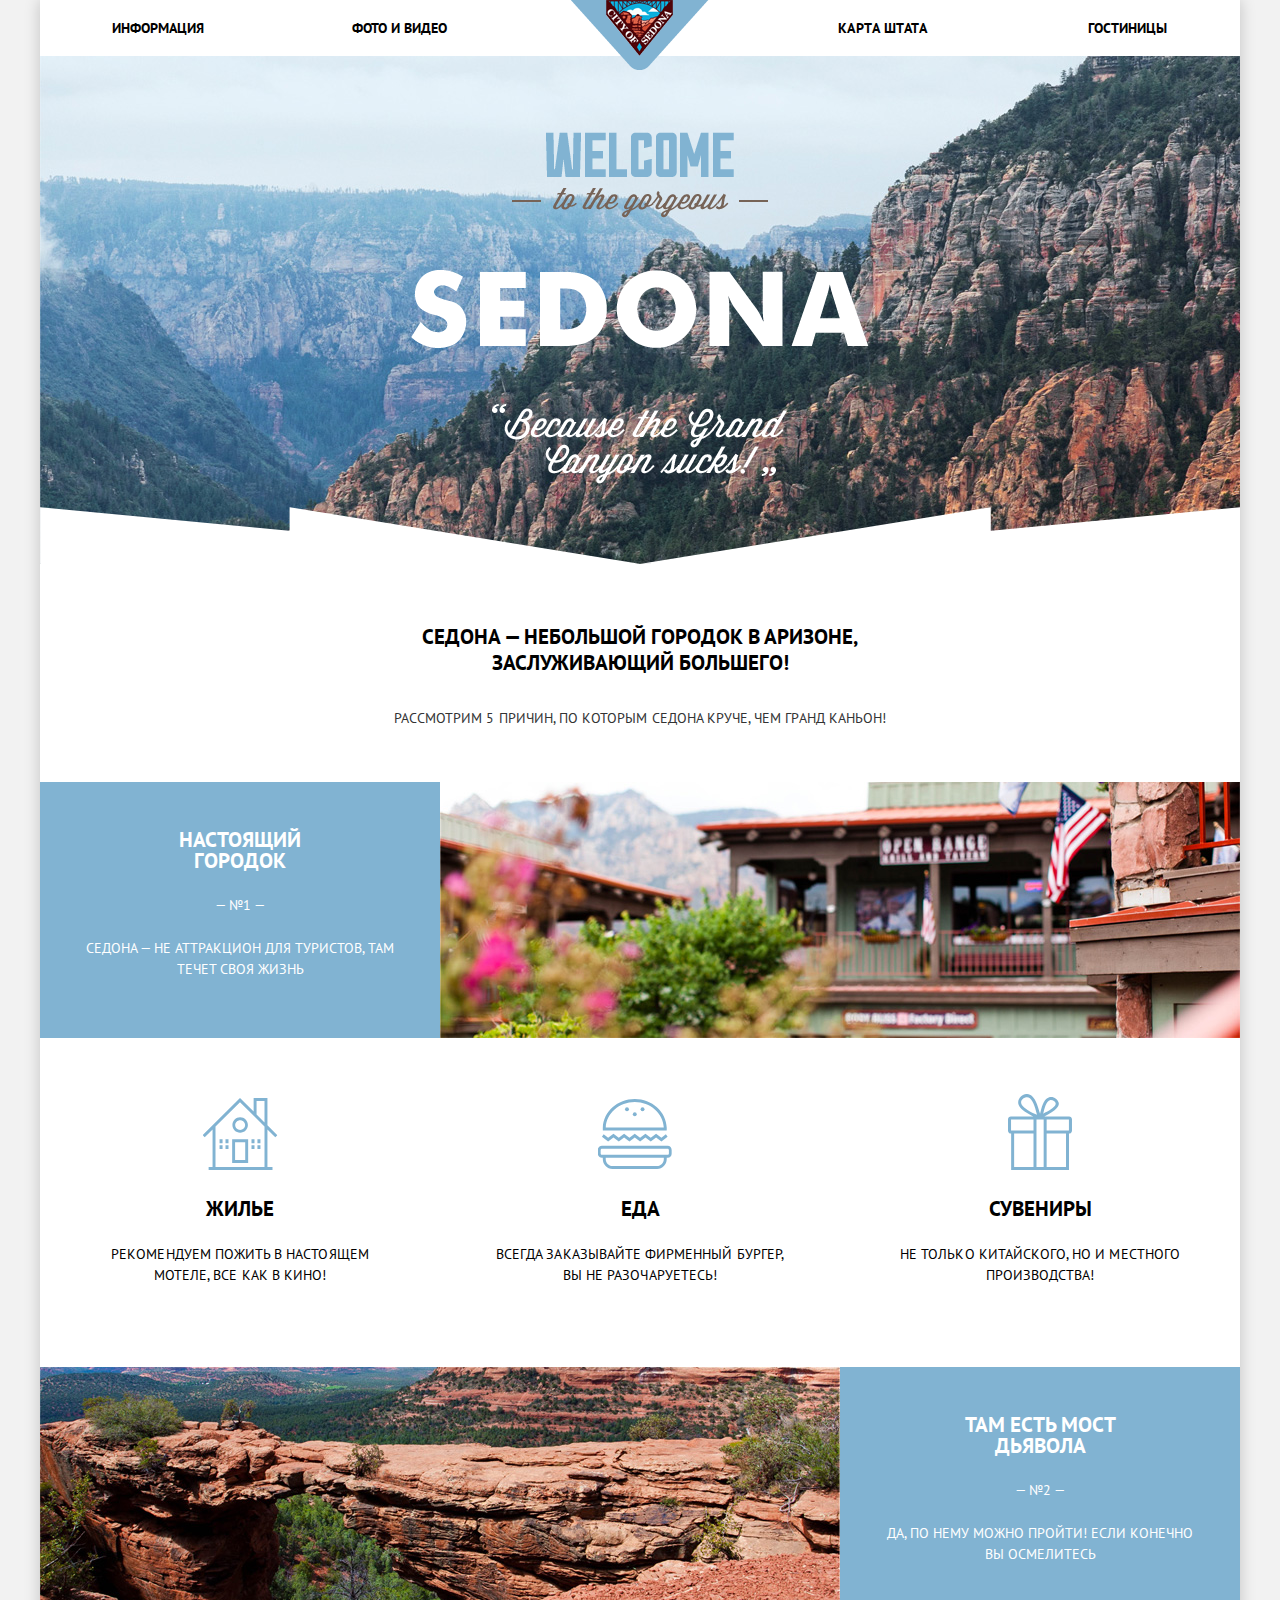
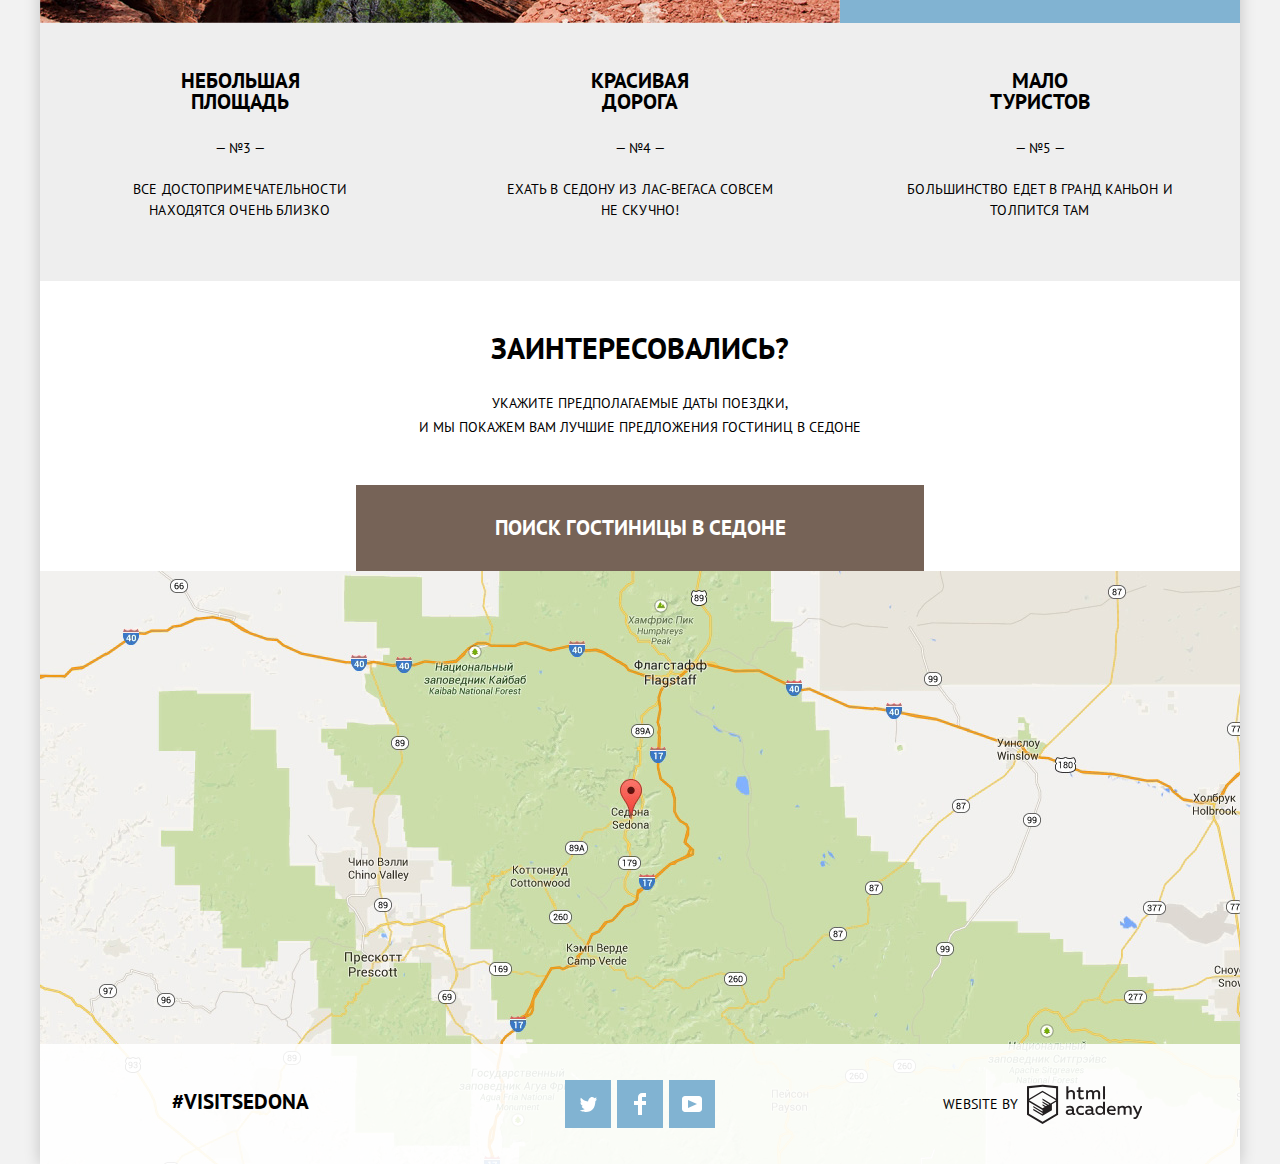
<file: index.html>
<!DOCTYPE html>
<html lang="ru">
	<head>
		<meta charset="utf-8">
		<title>HTML Academy: Седона</title>
		<link href="https://fonts.googleapis.com/css?family=PT+Sans:400,700&amp;subset=cyrillic" rel="stylesheet">
		<link href="css/normalize.css" rel="stylesheet">
		<link href="css/style.min.css" rel="stylesheet">
	</head>
	<body>
		<div class="container">
			<header class="main-header">
				<a class="header-logo">
					<img src="img/logo.png" width="138" height="70" alt="Логотип Седоны">
				</a>
				<nav class="main-nav">
					<ul class="main-menu">
						<li class="menu-item"><a href="info.html">Информация</a></li>
						<li class="menu-item"><a href="gallery.html">Фото и видео</a></li>
						<li class="menu-item"><a href="map.html">Карта штата</a></li>
						<li class="menu-item"><a href="hotels.html">Гостиницы</a></li>
					</ul>
				</nav>
			</header>
			<main>
				<section class="promo">
					<h2 class="visually-hidden">Welcome to Sedona</h2>
					<div class="promo-back">
						<img src="img/welcome.png" width="458" height="352" alt="Welcome to the gorgeous Sedona. «Because the Grand Canyon sucks!»">
					</div>
					<p class="promo-text">
						Седона — небольшой городок в Аризоне, заслуживающий большего!
					</p>
					<p class="promo-reasons">
						Рассмотрим 5 причин, по которым Седона круче, чем Гранд Каньон!
					</p>
				</section>
				<section class="features">
					<div class="feature-item">
						<h2 class="feature-title">Настоящий городок</h2>
						<span class="feature-number">— №1 —</span>
						<p class="feature-text">
							Седона — не аттракцион для туристов, там течет своя жизнь
						</p>
					</div>
					<img src="img/truetown.jpg" width="800" height="256" alt="Настоящий городок">
				</section>
				<section class="facilities">
					<h2 class="visually-hidden">Возможности Седоны</h2>
					<div class="facility-item facility-accomodation">
						<h3 class="facility-title">Жилье</h3>
						<p class="facility-text">
							Рекомендуем пожить в настоящем мотеле, все как в кино!
						</p>
					</div>
					<div class="facility-item facility-food">
						<h3 class="facility-title">Еда</h3>
						<p class="facility-text">
							Всегда заказывайте фирменный бургер, вы не разочаруетесь!
						</p>
					</div>
					<div class="facility-item facility-souvenirs">
						<h3 class="facility-title">Сувениры</h3>
						<p class="facility-text">
							Не только китайского, но и местного производства!
						</p>
					</div>
				</section>
				<section class="features">
					<img src="img/devilbridge.jpg" width="800" height="256" alt="Мост Дьявола">
					<div class="feature-item">
						<h2 class="feature-title">Там есть Мост Дьявола</h2>
						<span class="feature-number">— №2 —</span>
						<p class="feature-text">
							Да, по нему можно пройти! Если конечно вы осмелитесь
						</p>
					</div>
				</section>
				<section class="features features-union">
					<div class="feature-item">
						<h2 class="feature-title">Небольшая площадь</h2>
						<span class="feature-number">— №3 —</span>
						<p class="feature-text">
							Все достопримечательности находятся очень близко
						</p>
					</div>
					<div class="feature-item">
						<h2 class="feature-title">Красивая дорога</h2>
						<span class="feature-number">— №4 —</span>
						<p class="feature-text">
							Ехать в Седону из Лас-Вегаса совсем не скучно!
						</p>
					</div>
					<div class="feature-item">
						<h2 class="feature-title">Мало туристов</h2>
						<span class="feature-number">— №5 —</span>
						<p class="feature-text">
							Большинство едет в Гранд Каньон и толпится там
						</p>
					</div>
				</section>
				<section class="searching">
					<div class="searching-box">
						<h2 class="searching-title">Заинтересовались?</h2>
						<p class="searching-text">
							Укажите предполагаемые даты поездки,<br>
							и мы покажем вам лучшие предложения гостиниц в Седоне
						</p>
					</div>
					<div class="form-wrapper">
						<button class="btn btn-searching" type="button">
							Поиск гостиницы в Седоне
						</button>
						<form class="searching-form form-show" action="https://echo.htmlacademy.ru" method="get">
							<div class="form-content">
								<div class="searching-item">
									<label for="date-arrival">Дата заезда:</label>
									<input type="text" id="date-arrival" name="date-arrival" placeholder="24 апреля 2017" required>
									<button class="calendar" type="button">
										<svg xmlns="http://www.w3.org/2000/svg" width="21" height="22" viewBox="0 0 21 22">
											<path d="M19.25 2.025h-2.844V.648c0-.38-.294-.69-.656-.69-.363 0-.656.31-.656.69v1.377h-3.938V.648c0-.38-.294-.69-.655-.69-.362 0-.656.31-.656.69v1.377H5.906V.648c0-.38-.294-.69-.656-.69-.363 0-.657.31-.657.69v1.377H1.75C.784 2.025 0 2.847 0 3.862v16.302C0 21.18.784 22 1.75 22h17.5c.967 0 1.75-.82 1.75-1.836V3.862c0-1.015-.783-1.837-1.75-1.837zm.438 18.14c0 .252-.195.458-.437.458H1.75c-.24 0-.438-.206-.438-.46v-16.3c0-.254.196-.46.438-.46h2.844V4.78c0 .382.294.69.657.69.363 0 .657-.308.657-.69V3.404h3.938V4.78c0 .382.294.69.657.69.36 0 .655-.308.655-.69V3.404h3.938V4.78c0 .382.293.69.656.69.363 0 .657-.308.657-.69V3.404h2.845c.24 0 .437.206.437.46v16.3z"/>
											<path d="M4.594 8.225H7.22v2.066H4.593zM4.594 11.668H7.22v2.067H4.593zM4.594 15.112H7.22v2.066H4.593zM9.188 15.112h2.625v2.066H9.188zM9.188 11.668h2.625v2.067H9.188zM9.188 8.225h2.625v2.066H9.188zM13.78 15.112h2.626v2.066H13.78zM13.78 11.668h2.626v2.067H13.78zM13.78 8.225h2.626v2.066H13.78z"/>
										</svg>
									</button>
								</div>
								<div class="searching-item">
									<label for="date-departure">Дата выезда:</label>
									<input type="text" id="date-departure" name="date-departure" placeholder="4 июля 2017" required>
									<button class="calendar" type="button">
										<svg xmlns="http://www.w3.org/2000/svg" width="21" height="22" viewBox="0 0 21 22">
											<path d="M19.25 2.025h-2.844V.648c0-.38-.294-.69-.656-.69-.363 0-.656.31-.656.69v1.377h-3.938V.648c0-.38-.294-.69-.655-.69-.362 0-.656.31-.656.69v1.377H5.906V.648c0-.38-.294-.69-.656-.69-.363 0-.657.31-.657.69v1.377H1.75C.784 2.025 0 2.847 0 3.862v16.302C0 21.18.784 22 1.75 22h17.5c.967 0 1.75-.82 1.75-1.836V3.862c0-1.015-.783-1.837-1.75-1.837zm.438 18.14c0 .252-.195.458-.437.458H1.75c-.24 0-.438-.206-.438-.46v-16.3c0-.254.196-.46.438-.46h2.844V4.78c0 .382.294.69.657.69.363 0 .657-.308.657-.69V3.404h3.938V4.78c0 .382.294.69.657.69.36 0 .655-.308.655-.69V3.404h3.938V4.78c0 .382.293.69.656.69.363 0 .657-.308.657-.69V3.404h2.845c.24 0 .437.206.437.46v16.3z"/>
											<path d="M4.594 8.225H7.22v2.066H4.593zM4.594 11.668H7.22v2.067H4.593zM4.594 15.112H7.22v2.066H4.593zM9.188 15.112h2.625v2.066H9.188zM9.188 11.668h2.625v2.067H9.188zM9.188 8.225h2.625v2.066H9.188zM13.78 15.112h2.626v2.066H13.78zM13.78 11.668h2.626v2.067H13.78zM13.78 8.225h2.626v2.066H13.78z"/>
										</svg>
									</button>
								</div>
								<div class="item-common">
									<div class="searching-item item-quantity">
										<label for="adults">Взрослые:</label>
										<div class="counter">
											<button class="btn-count" type="button">&minus;</button>
											<input type="text" id="adults" name="adults" value="2">
											<button class="btn-count" type="button">&plus;</button>
										</div>
									</div>
									<div class="searching-item item-quantity">
										<label for="children">Дети:</label>
										<div class="counter">
											<button class="btn-count" type="button">&minus;</button>
											<input type="text" id="children" name="children" value="0">
											<button class="btn-count" type="button">&plus;</button>
										</div>
									</div>
								</div>
							</div>
							<button class="btn btn-submit" type="submit">Найти</button>
						</form>
					</div>
					<div class="map">
						<iframe src="https://www.google.com/maps/embed?pb=!1m14!1m8!1m3!1d838162.8879023843!2d-112.3554418!3d34.8543734!3m2!1i1024!2i768!4f13.1!3m3!1m2!1s0x872da132f942b00d%3A0x5548c523fa6c8efd!2z0KHQtdC00L7QvdCwLCDQkNGA0LjQt9C-0L3QsCA4NjMzNiwg0KHQqNCQ!5e0!3m2!1sru!2sru!4v1504966053877" width="1200" height="593" allowfullscreen></iframe>
					</div>
				</section>
			</main>
			<footer class="footer main-footer">
				<span class="footer-hashtag">#visitSEDONA</span>
				<ul class="footer-social">
					<li>
						<a class="btn-social" href="#"><span class="visually-hidden">Twitter</span>
							<svg xmlns="http://www.w3.org/2000/svg" xmlns:xlink="http://www.w3.org/1999/xlink" width="17" height="15" viewBox="0 0 17 15">
								<path fill="#FFF" d="M10.95.144c1.685-.496 2.984.27 3.577 1.18.673-.232 1.33-.482 2.01-.71-.003.862-.52 1.514-.856 1.77.686.17 1.305-.492 1.305-.492-.17 1-1.006 1.788-1.563 2.024-.23 6.75-3.175 11.217-10.077 11.082H4.9c-.41 0-4.165-.46-4.9-1.887 2.272.197 3.894-.42 4.694-1.176-.96-.3-2.68-.477-2.98-2.95.35.106.565.228 1.19.12C1.705 8.246.375 7.53.45 5.33c.285.328 1.067.536 1.34.472-.703-.24-1.97-3.36-.894-4.952C2.712 2.704 4.63 4.456 8.046 4.623 8.254 2.33 9.183.793 10.95.143z"/>
							</svg>
						</a>
					</li>
					<li>
						<a class="btn-social" href="#"><span class="visually-hidden">Facebook</span>
							<svg xmlns="http://www.w3.org/2000/svg" width="12" height="22" viewBox="0 0 12 22">
								<path fill="#FFF" d="M12 4V0H8C5.79 0 4 1.79 4 4v4H0v4h4v10h4V12h4V8H8V4h4z"/>
							</svg>
						</a>
					</li>
					<li>
						<a class="btn-social" href="#"><span class="visually-hidden">YouTube</span>
							<svg xmlns="http://www.w3.org/2000/svg" xmlns:xlink="http://www.w3.org/1999/xlink" width="20" height="16" viewBox="0 0 20 16">
								<path fill="#FFF" d="M17 0H3C1.35 0 0 1.35 0 3v10c0 1.65 1.35 3 3 3h14c1.65 0 3-1.35 3-3V3c0-1.65-1.35-3-3-3zM6.027 11.998V4.002L15.014 8l-8.987 3.998z"/>
							</svg>
						</a>
					</li>
				</ul>
				<p class="footer-copyright">
					<span>website by</span>
					<a href="https://htmlacademy.ru/intensive/htmlcss">
						<svg data-name="Layer 1" xmlns="http://www.w3.org/2000/svg" viewBox="0 0 113 39" width="115" height="41">
							<title>Логотип Академии</title>
							<path d="M46.84 28.22a2.07 2.07 0 0 0 .58-.11v1.4a3.41 3.41 0 0 1-1.24.22 1.75 1.75 0 0 1-1.75-1 5.08 5.08 0 0 1-3.3 1.13c-1.59 0-3.06-.87-3.06-2.68 0-2.24 2.08-2.93 3.9-2.93a11.63 11.63 0 0 1 2.28.26v-.31c0-1.09-.8-1.86-2.3-1.86a7.79 7.79 0 0 0-3.15.67v-1.79a10.72 10.72 0 0 1 3.35-.58c2.48 0 4 1.18 4 3.83v3.14a.57.57 0 0 0 .69.61zm-6.76-1.19a1.42 1.42 0 0 0 1.64 1.29 3.56 3.56 0 0 0 2.53-1v-1.51a10.21 10.21 0 0 0-1.9-.22c-1.1.01-2.27.35-2.27 1.45zm12.98-6.41a5.29 5.29 0 0 1 2.7.67v1.79a4.28 4.28 0 0 0-2.42-.73 2.89 2.89 0 1 0 0 5.76 5.26 5.26 0 0 0 2.55-.67v1.8a6.58 6.58 0 0 1-2.9.6 4.42 4.42 0 0 1-4.72-4.54 4.54 4.54 0 0 1 4.79-4.68zm12.78 7.6a2.07 2.07 0 0 0 .58-.11v1.4a3.41 3.41 0 0 1-1.24.22 1.75 1.75 0 0 1-1.75-1 5.08 5.08 0 0 1-3.3 1.13c-1.59 0-3.06-.87-3.06-2.68 0-2.24 2.08-2.93 3.9-2.93a11.63 11.63 0 0 1 2.28.26v-.31c0-1.09-.8-1.86-2.3-1.86a7.79 7.79 0 0 0-3.15.67v-1.79a10.72 10.72 0 0 1 3.35-.58c2.48 0 4 1.18 4 3.83v3.14a.57.57 0 0 0 .69.61zm-6.76-1.19a1.42 1.42 0 0 0 1.64 1.29 3.56 3.56 0 0 0 2.53-1v-1.51a10.21 10.21 0 0 0-1.9-.22c-1.11.01-2.27.35-2.27 1.45zm17.59-10.18v12.76h-1.76v-1.39a4.07 4.07 0 0 1-3.35 1.62 4.62 4.62 0 0 1 0-9.22 4 4 0 0 1 3.15 1.37v-5.14h2zm-4.76 5.48a2.9 2.9 0 0 0 0 5.8 3 3 0 0 0 2.79-1.84v-2.13a3.06 3.06 0 0 0-2.79-1.83zm11.08-1.71c3.48 0 4.68 2.81 4.12 5.34h-6.58c.22 1.57 1.75 2.22 3.35 2.22a6.41 6.41 0 0 0 2.77-.62v1.68a7.5 7.5 0 0 1-3.14.6c-2.68 0-5-1.53-5-4.61a4.39 4.39 0 0 1 4.48-4.61zm.09 1.62a2.39 2.39 0 0 0-2.57 2.26h4.85a2.06 2.06 0 0 0-2.28-2.26zm6.02 7.37v-8.75h1.73v1.09a4 4 0 0 1 2.92-1.33 3 3 0 0 1 2.73 1.4 4.33 4.33 0 0 1 3.06-1.4 3.21 3.21 0 0 1 3.32 3.52v5.47h-2V24.2a1.67 1.67 0 0 0-1.73-1.84 2.94 2.94 0 0 0-2.17 1.18v6.07h-2V24.2a1.67 1.67 0 0 0-1.73-1.84 3.11 3.11 0 0 0-2.32 1.35v5.91h-2zm22.37-8.75h2l-4.1 9.93c-.95 2.28-2.19 3-3.52 3a5 5 0 0 1-1.15-.15v-1.66a3 3 0 0 0 .89.13c.95 0 1.66-.67 2.17-2l.18-.44-4.16-8.82h2.13l3 6.6zM40.66 1.53v5a4 4 0 0 1 2.83-1.2A3.41 3.41 0 0 1 47.1 8.9v5.41h-2V9.15a1.9 1.9 0 0 0-2-2.1 3.08 3.08 0 0 0-2.44 1.46v5.8h-2V1.53h2zm11.77.89v3.12h3.17v1.71h-3.17v4c0 1.15.53 1.53 1.66 1.53a4.71 4.71 0 0 0 1.77-.35v1.68a7.14 7.14 0 0 1-2.35.38 2.68 2.68 0 0 1-3-2.88V7.23h-1.6V5.52h1.57V2.88zm5.67 11.87V5.54h1.73v1.09a4 4 0 0 1 2.92-1.33 3 3 0 0 1 2.73 1.4 4.33 4.33 0 0 1 3.06-1.4 3.21 3.21 0 0 1 3.32 3.52v5.47h-2V8.88a1.67 1.67 0 0 0-1.73-1.84 2.94 2.94 0 0 0-2.17 1.18v6.07h-2V8.88a1.67 1.67 0 0 0-1.73-1.84 3.11 3.11 0 0 0-2.32 1.35v5.91h-2zM74.72 1.52h1.95v12.76h-1.95zM15.44.02h-.16L0 1.62v28l15.28 9.09 15.28-9.09v-28zm13.12 28.45l-13.28 7.9L2 28.47V16.99l13.22 7.87v1.43l-9.07-5.4v1.38l9.11 5.47v1.46l-9.1-5.42v1.38l9.11 5.47 9.19-5.5v-5.91l4.1-2.45v11.67zm0-13.16l-3.65 2.14-1.68 1-8-4.76v1.38l6.84 4.07h-.06l-.15.09-1 .57-5.64-3.36v1.38l4.45 2.65-1.05.7-3.36-2v1.38l2.21 1.3-2.25 1.35-13.16-7.82 13.17-7.92zm0-1.39L15.21 6.05l-13.2 7.86V3.41l13.28-1.39 13.28 1.39v10.51z"/>
						</svg>
					</a>
				</p>
			</footer>
		</div>
		<script src="js/script.min.js"></script>
	</body>
</html>
</file>
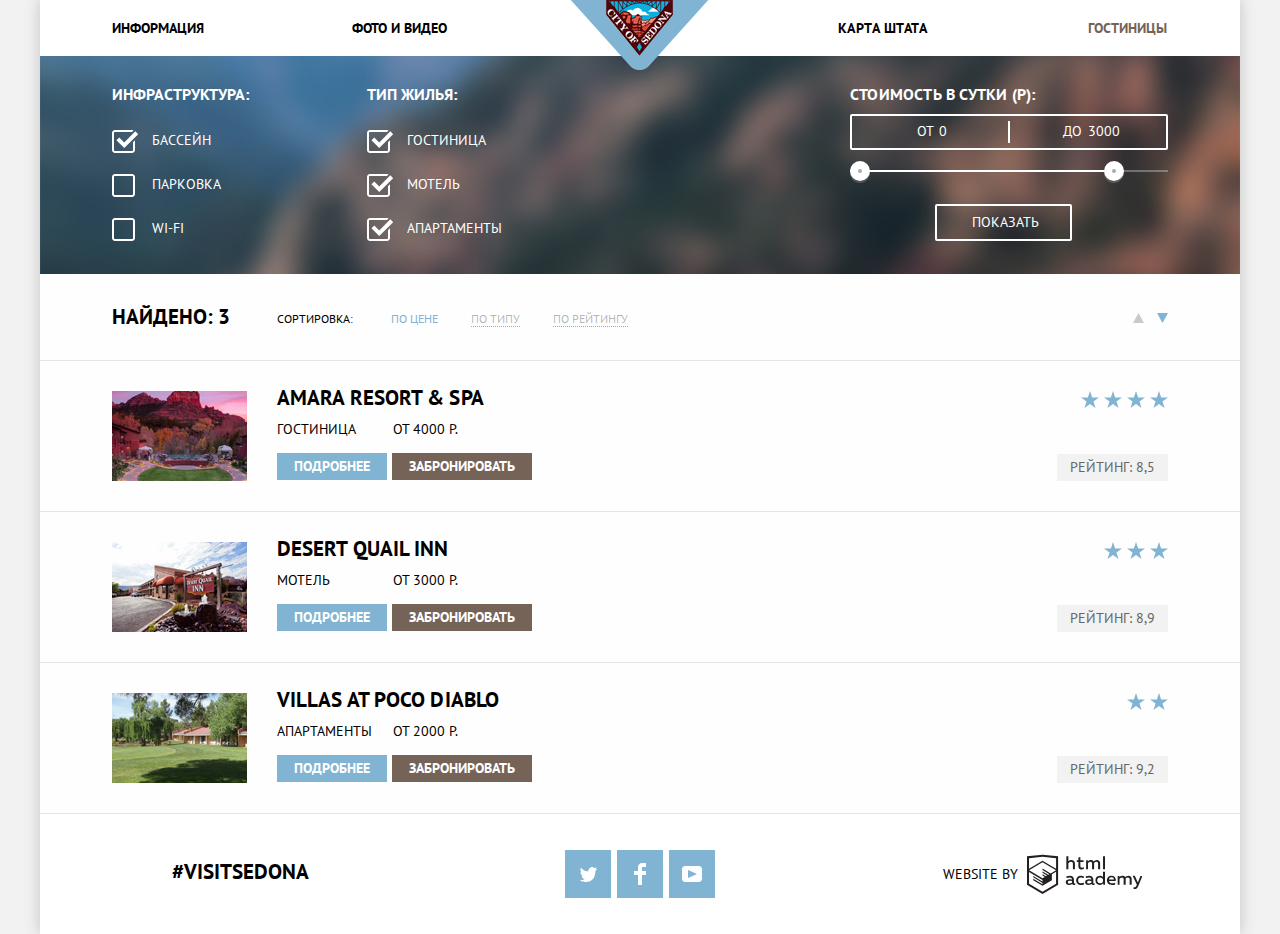
<file: hotels.html>
<!DOCTYPE html>
<html lang="ru">
	<head>
		<meta charset="utf-8">
		<title>HTML Academy: Седона</title>
		<link href="https://fonts.googleapis.com/css?family=PT+Sans:400,700&amp;subset=cyrillic" rel="stylesheet">
		<link href="css/normalize.css" rel="stylesheet">
		<link href="css/style.min.css" rel="stylesheet">
	</head>
	<body>
		<div class="container inner-page">
			<header class="main-header">
				<a class="header-logo" href="index.html">
					<img src="img/logo.png" width="138" height="70" alt="Логотип Седоны">
				</a>
				<nav class="main-nav">
					<ul class="main-menu">
						<li class="menu-item"><a href="info.html">Информация</a></li>
						<li class="menu-item"><a href="gallery.html">Фото и видео</a></li>
						<li class="menu-item"><a href="map.html">Карта штата</a></li>
						<li class="menu-item"><a class="current" href="hotels.html">Гостиницы</a></li>
					</ul>
				</nav>
			</header>
			<main>
				<section class="filters">
					<h2 class="visually-hidden">Фильтр гостиниц</h2>
					<form class="filter" action="https://echo.htmlacademy.ru" method="get">
						<fieldset class="filter-list">
							<legend>Инфраструктура:</legend>
							<ul>
								<li class="filter-option">
									<input class="visually-hidden filter-input filter-input-checkbox" id="pool" type="checkbox" name="pool" checked>
									<label for="pool">Бассейн</label>
								</li>
								<li class="filter-option">
									<input class="visually-hidden filter-input filter-input-checkbox" id="parking" type="checkbox" name="parking">
									<label for="parking">Парковка</label>
								</li>
								<li class="filter-option">
									<input class="visually-hidden filter-input filter-input-checkbox" id="wifi" type="checkbox" name="wifi">
									<label for="wifi">Wi-Fi</label>
								</li>
							</ul>
						</fieldset>
						<fieldset class="filter-list">
							<legend>Тип жилья:</legend>
							<ul>
								<li class="filter-option">
									<input class="visually-hidden filter-input filter-input-checkbox" id="inn" type="checkbox" name="inn" checked>
									<label for="inn">Гостиница</label>
								</li>
								<li class="filter-option">
									<input class="visually-hidden filter-input filter-input-checkbox" id="motel" type="checkbox" name="motel" checked>
									<label for="motel">Мотель</label>
								</li>
								<li class="filter-option">
									<input class="visually-hidden filter-input filter-input-checkbox" id="apartments" type="checkbox" name="apartments" checked>
									<label for="apartments">Апартаменты</label>
								</li>
							</ul>
						</fieldset>
						<fieldset class="filter-range">
							<legend class="filter-range-title">Стоимость в сутки (р):</legend>
							<div class="price-controls">
								<label class="price-min">от
									<input type="text" name="price-min" value="0"></label>
								<label class="price-max">до 
									<input type="text" name="price-max" value="3000"></label>
							</div>
							<div class="range-controls">
								<div class="scale">
									<div class="bar"></div>
								</div>
								<div class="range-toggle range-toggle-min"></div>
								<div class="range-toggle range-toggle-max"></div>
							</div>
							<button class="btn-filter" type="submit">Показать</button>
						</fieldset>
					</form>
				</section>
				<section class="results">
					<h2 class="visually-hidden">Результаты поиска</h2>
					<span class="result-found">Найдено: 3</span>
					<span class="result-sort">Сортировка:</span>
					<ul class="results-list">
						<li><a class="current" href="#">По цене</a></li>
						<li><a href="#">По типу</a></li>
						<li><a href="#">По рейтингу</a></li>
					</ul>
					<ul class="results-order">
						<li>
							<a class="result-order-arrow" href="#">
								<span class="visually-hidden">по возрастанию</span>
								<svg xmlns="http://www.w3.org/2000/svg" width="11" height="10" viewBox="0 0 11 10">
									<path fill="#cacaca" d="M5.5 0L0 10h11"/>
								</svg>
							</a>
						</li>
						<li>
							<a class=" current result-order-arrow" href="#">
								<span class="visually-hidden">по убыванию</span>
								<svg xmlns="http://www.w3.org/2000/svg" width="11" height="10" viewBox="0 0 11 10">
									<path fill="#cacaca" d="M5.5 10L0 0h11"/>
								</svg>
							</a>
						</li>
					</ul>
				</section>
				<section class="catalog">
					<h2 class="visually-hidden">Список гостиниц</h2>
					<article class="catalog-item">
						<img src="img/hotel-1.jpg" width="135" height="90" alt="Amara Resort & Spa">
						<div class="catalog-item-info">
							<h3 class="catalog-item-title">
								<a href="catalog-item.html">Amara Resort & Spa</a>
							</h3>
							<div class="catalog-data">
								<span class="catalog-item-type">Гостиница</span>
								<span class="catalog-item-price">От 4000 р.</span>
							</div>
							<div class="catalog-buttons">
								<a class="btn-more" href="catalog-item.html">Подробнее</a>
								<a class="btn-booking" href="#">Забронировать</a>
							</div>
						</div>
						<div class="catalog-item-rate">
							<div class="stars-container">
								<span class="catalog-item-stars"></span>
								<span class="catalog-item-stars"></span>
								<span class="catalog-item-stars"></span>
								<span class="catalog-item-stars"></span>
							</div>
							<span class="catalog-item-rating">Рейтинг: 8,5</span>
						</div>
					</article>
					<article class="catalog-item">
						<img src="img/hotel-2.jpg" width="135" height="90" alt="Desert Quail Inn">
						<div class="catalog-item-info">
							<h3 class="catalog-item-title">
								<a href="#">Desert Quail Inn</a>
							</h3>
							<div class="catalog-data">
								<span class="catalog-item-type">Мотель</span>
								<span class="catalog-item-price">От 3000 р.</span>
							</div>
							<div class="catalog-buttons">
								<a class="btn-more" href="catalog-item.html">Подробнее</a>
								<a class="btn-booking" href="#">Забронировать</a>
							</div>
						</div>
						<div class="catalog-item-rate">
							<div class="stars-container">
								<span class="catalog-item-stars"></span>
								<span class="catalog-item-stars"></span>
								<span class="catalog-item-stars"></span>
							</div>
							<span class="catalog-item-rating">Рейтинг: 8,9</span>
						</div>
					</article>
					<article class="catalog-item">
						<img src="img/hotel-3.jpg" width="135" height="90" alt="Villas at Poco Diablo">
						<div class="catalog-item-info">
							<h3 class="catalog-item-title">
								<a href="#">Villas at Poco Diablo</a>
							</h3>
							<div class="catalog-data">
								<span class="catalog-item-type">Апартаменты</span>
								<span class="catalog-item-price">От 2000 р.</span>
							</div>
							<div class="catalog-buttons">
								<a class="btn-more" href="catalog-item.html">Подробнее</a>
								<a class="btn-booking" href="#">Забронировать</a>
							</div>
						</div>
						<div class="catalog-item-rate">
							<div class="stars-container">
								<span class="catalog-item-stars"></span>
								<span class="catalog-item-stars"></span>
							</div>
							<span class="catalog-item-rating">Рейтинг: 9,2</span>
						</div>
					</article>
				</section>
			</main>
			<footer class="footer">
				<span class="footer-hashtag">#visitSEDONA</span>
				<ul class="footer-social">
					<li>
						<a class="btn-social" href="#"><span class="visually-hidden">Twitter</span>
							<svg xmlns="http://www.w3.org/2000/svg" xmlns:xlink="http://www.w3.org/1999/xlink" width="17" height="15" viewBox="0 0 17 15">
								<path fill="#FFF" d="M10.95.144c1.685-.496 2.984.27 3.577 1.18.673-.232 1.33-.482 2.01-.71-.003.862-.52 1.514-.856 1.77.686.17 1.305-.492 1.305-.492-.17 1-1.006 1.788-1.563 2.024-.23 6.75-3.175 11.217-10.077 11.082H4.9c-.41 0-4.165-.46-4.9-1.887 2.272.197 3.894-.42 4.694-1.176-.96-.3-2.68-.477-2.98-2.95.35.106.565.228 1.19.12C1.705 8.246.375 7.53.45 5.33c.285.328 1.067.536 1.34.472-.703-.24-1.97-3.36-.894-4.952C2.712 2.704 4.63 4.456 8.046 4.623 8.254 2.33 9.183.793 10.95.143z"/>
							</svg>
						</a>
					</li>
					<li>
						<a class="btn-social" href="#"><span class="visually-hidden">Facebook</span>
							<svg xmlns="http://www.w3.org/2000/svg" width="12" height="22" viewBox="0 0 12 22">
								<path fill="#FFF" d="M12 4V0H8C5.79 0 4 1.79 4 4v4H0v4h4v10h4V12h4V8H8V4h4z"/>
							</svg>
						</a>
					</li>
					<li>
						<a class="btn-social" href="#"><span class="visually-hidden">YouTube</span>
							<svg xmlns="http://www.w3.org/2000/svg" xmlns:xlink="http://www.w3.org/1999/xlink" width="20" height="16" viewBox="0 0 20 16">
								<path fill="#FFF" d="M17 0H3C1.35 0 0 1.35 0 3v10c0 1.65 1.35 3 3 3h14c1.65 0 3-1.35 3-3V3c0-1.65-1.35-3-3-3zM6.027 11.998V4.002L15.014 8l-8.987 3.998z"/>
							</svg>
						</a>
					</li>
				</ul>
				<p class="footer-copyright">
					<span>website by</span>
					<a href="https://htmlacademy.ru/intensive/htmlcss">
						<svg data-name="Layer 1" xmlns="http://www.w3.org/2000/svg" viewBox="0 0 113 39" width="115" height="41">
							<title>Логотип Академии</title>
							<path d="M46.84 28.22a2.07 2.07 0 0 0 .58-.11v1.4a3.41 3.41 0 0 1-1.24.22 1.75 1.75 0 0 1-1.75-1 5.08 5.08 0 0 1-3.3 1.13c-1.59 0-3.06-.87-3.06-2.68 0-2.24 2.08-2.93 3.9-2.93a11.63 11.63 0 0 1 2.28.26v-.31c0-1.09-.8-1.86-2.3-1.86a7.79 7.79 0 0 0-3.15.67v-1.79a10.72 10.72 0 0 1 3.35-.58c2.48 0 4 1.18 4 3.83v3.14a.57.57 0 0 0 .69.61zm-6.76-1.19a1.42 1.42 0 0 0 1.64 1.29 3.56 3.56 0 0 0 2.53-1v-1.51a10.21 10.21 0 0 0-1.9-.22c-1.1.01-2.27.35-2.27 1.45zm12.98-6.41a5.29 5.29 0 0 1 2.7.67v1.79a4.28 4.28 0 0 0-2.42-.73 2.89 2.89 0 1 0 0 5.76 5.26 5.26 0 0 0 2.55-.67v1.8a6.58 6.58 0 0 1-2.9.6 4.42 4.42 0 0 1-4.72-4.54 4.54 4.54 0 0 1 4.79-4.68zm12.78 7.6a2.07 2.07 0 0 0 .58-.11v1.4a3.41 3.41 0 0 1-1.24.22 1.75 1.75 0 0 1-1.75-1 5.08 5.08 0 0 1-3.3 1.13c-1.59 0-3.06-.87-3.06-2.68 0-2.24 2.08-2.93 3.9-2.93a11.63 11.63 0 0 1 2.28.26v-.31c0-1.09-.8-1.86-2.3-1.86a7.79 7.79 0 0 0-3.15.67v-1.79a10.72 10.72 0 0 1 3.35-.58c2.48 0 4 1.18 4 3.83v3.14a.57.57 0 0 0 .69.61zm-6.76-1.19a1.42 1.42 0 0 0 1.64 1.29 3.56 3.56 0 0 0 2.53-1v-1.51a10.21 10.21 0 0 0-1.9-.22c-1.11.01-2.27.35-2.27 1.45zm17.59-10.18v12.76h-1.76v-1.39a4.07 4.07 0 0 1-3.35 1.62 4.62 4.62 0 0 1 0-9.22 4 4 0 0 1 3.15 1.37v-5.14h2zm-4.76 5.48a2.9 2.9 0 0 0 0 5.8 3 3 0 0 0 2.79-1.84v-2.13a3.06 3.06 0 0 0-2.79-1.83zm11.08-1.71c3.48 0 4.68 2.81 4.12 5.34h-6.58c.22 1.57 1.75 2.22 3.35 2.22a6.41 6.41 0 0 0 2.77-.62v1.68a7.5 7.5 0 0 1-3.14.6c-2.68 0-5-1.53-5-4.61a4.39 4.39 0 0 1 4.48-4.61zm.09 1.62a2.39 2.39 0 0 0-2.57 2.26h4.85a2.06 2.06 0 0 0-2.28-2.26zm6.02 7.37v-8.75h1.73v1.09a4 4 0 0 1 2.92-1.33 3 3 0 0 1 2.73 1.4 4.33 4.33 0 0 1 3.06-1.4 3.21 3.21 0 0 1 3.32 3.52v5.47h-2V24.2a1.67 1.67 0 0 0-1.73-1.84 2.94 2.94 0 0 0-2.17 1.18v6.07h-2V24.2a1.67 1.67 0 0 0-1.73-1.84 3.11 3.11 0 0 0-2.32 1.35v5.91h-2zm22.37-8.75h2l-4.1 9.93c-.95 2.28-2.19 3-3.52 3a5 5 0 0 1-1.15-.15v-1.66a3 3 0 0 0 .89.13c.95 0 1.66-.67 2.17-2l.18-.44-4.16-8.82h2.13l3 6.6zM40.66 1.53v5a4 4 0 0 1 2.83-1.2A3.41 3.41 0 0 1 47.1 8.9v5.41h-2V9.15a1.9 1.9 0 0 0-2-2.1 3.08 3.08 0 0 0-2.44 1.46v5.8h-2V1.53h2zm11.77.89v3.12h3.17v1.71h-3.17v4c0 1.15.53 1.53 1.66 1.53a4.71 4.71 0 0 0 1.77-.35v1.68a7.14 7.14 0 0 1-2.35.38 2.68 2.68 0 0 1-3-2.88V7.23h-1.6V5.52h1.57V2.88zm5.67 11.87V5.54h1.73v1.09a4 4 0 0 1 2.92-1.33 3 3 0 0 1 2.73 1.4 4.33 4.33 0 0 1 3.06-1.4 3.21 3.21 0 0 1 3.32 3.52v5.47h-2V8.88a1.67 1.67 0 0 0-1.73-1.84 2.94 2.94 0 0 0-2.17 1.18v6.07h-2V8.88a1.67 1.67 0 0 0-1.73-1.84 3.11 3.11 0 0 0-2.32 1.35v5.91h-2zM74.72 1.52h1.95v12.76h-1.95zM15.44.02h-.16L0 1.62v28l15.28 9.09 15.28-9.09v-28zm13.12 28.45l-13.28 7.9L2 28.47V16.99l13.22 7.87v1.43l-9.07-5.4v1.38l9.11 5.47v1.46l-9.1-5.42v1.38l9.11 5.47 9.19-5.5v-5.91l4.1-2.45v11.67zm0-13.16l-3.65 2.14-1.68 1-8-4.76v1.38l6.84 4.07h-.06l-.15.09-1 .57-5.64-3.36v1.38l4.45 2.65-1.05.7-3.36-2v1.38l2.21 1.3-2.25 1.35-13.16-7.82 13.17-7.92zm0-1.39L15.21 6.05l-13.2 7.86V3.41l13.28-1.39 13.28 1.39v10.51z"/>
						</svg>
					</a>
				</p>
			</footer>
		</div>
	</body>
</html>
</file>
<file: css/style.min.css>
.main-menu,.main-menu li{display:-webkit-box;display:-ms-flexbox}.main-menu a,body{color:#000}.btn,.btn-filter,.searching-item input,body{text-transform:uppercase}.filter-list ul,.footer-social,.main-menu,.results ul{list-style:none}body{font-family:'PT Sans',Arial,sans-serif;font-size:14px;font-weight:400;line-height:21px;margin:0;padding:0;background-color:#f2f2f2}.main-nav,.promo-text{font-weight:700;line-height:26px}a{text-decoration:none}.inner-page{background-color:#fefefe}.main-header,.promo{background-color:#fff}.visually-hidden{position:absolute;overflow:hidden;clip:rect(0 0 0 0);width:1px;height:1px;margin:-1px;padding:0;border:0}.container{position:relative;width:1200px;margin:0 auto;-webkit-box-shadow:0 0 15px rgba(0,0,0,.2);box-shadow:0 0 15px rgba(0,0,0,.2)}.main-header{position:relative}.main-menu{display:flex;margin:0;padding:0 6%;-ms-flex-wrap:wrap;flex-wrap:wrap}.main-menu li{display:flex;width:240px;padding:15px 0}.features,.promo{display:-webkit-box;display:-ms-flexbox;text-align:center}.main-menu li:nth-child(2){margin-right:95px;-webkit-box-pack:start;-ms-flex-pack:start;justify-content:flex-start}.main-menu li:nth-child(1){-webkit-box-pack:start;-ms-flex-pack:start;justify-content:flex-start}.main-menu li:nth-child(3),.main-menu li:nth-child(4){-webkit-box-pack:end;-ms-flex-pack:end;justify-content:flex-end}.menu-item:nth-child(3) a{letter-spacing:.5px}.main-menu a:focus,.main-menu a:hover{color:#81b3d2}.main-menu a:active{color:rgba(0,0,0,.3)}.main-menu .current{color:#766357}.header-logo{position:absolute;z-index:1;top:0;left:50%;-webkit-transform:translateX(-50%);-ms-transform:translateX(-50%);transform:translateX(-50%)}.promo{display:flex;flex-direction:column;-webkit-box-orient:vertical;-webkit-box-direction:normal;-ms-flex-direction:column}.promo-back{position:relative;display:block;overflow:hidden;width:100%;margin-bottom:60px;padding-top:76px;padding-bottom:74px;background:url(../img/mountains.jpg) center -56px no-repeat #487399}.promo-back::after{position:absolute;bottom:0;left:0;width:100%;height:57px;content:'';background:url(../img/shape.png) 50% 100% no-repeat;background-size:cover}.promo-text{font-size:21px;width:441px;margin:0 0 29px;-ms-flex-item-align:center;align-self:center}.promo-reasons{line-height:26px;width:500px;margin:0 0 51px;letter-spacing:.05px;color:#333;-ms-flex-item-align:center;align-self:center}.facility-title,.feature-title{font-size:21px;line-height:21px;font-weight:700}.features{display:flex;margin:0;padding:0;-webkit-box-pack:justify;-ms-flex-pack:justify;justify-content:space-between}.feature-item,.features-union{display:-webkit-box;display:-ms-flexbox}.feature-item,.searching-box{flex-direction:column;-webkit-box-orient:vertical;-webkit-box-direction:normal}.feature-item{display:flex;-webkit-box-sizing:border-box;box-sizing:border-box;width:400px;padding:47px 55px;color:#fff;background-color:#81b3d2;-ms-flex-direction:column;-webkit-box-align:center;-ms-flex-align:center;align-items:center}.feature-title{width:151px;margin:0 0 24px}.feature-number{display:inline-block;width:55px;margin-bottom:22px;vertical-align:middle}.feature-text{width:308px;margin:0}.features img{display:block;width:800px;margin:0}.features-union{display:flex;-ms-flex-wrap:wrap;flex-wrap:wrap;-webkit-box-pack:justify;-ms-flex-pack:justify;justify-content:space-between}.facilities,.searching-box{display:-webkit-box;display:-ms-flexbox}.features-union .feature-item{padding-bottom:60px;color:#000;background-color:#eee}.features-union .feature-title{margin-bottom:26px}.features-union .feature-number{margin-bottom:20px}.features-union .feature-text{width:280px;letter-spacing:.1px}.facilities{display:flex;background-color:#fff;-ms-flex-wrap:wrap;flex-wrap:wrap;-webkit-box-pack:justify;-ms-flex-pack:justify;justify-content:space-between}.facility-item{position:relative;width:290px;padding:160px 55px 0;text-align:center}.facility-accomodation::before,.facility-food::before,.facility-souvenirs::before{position:absolute;left:50%;content:''}.facility-title{margin:0 0 25px}.facility-text{margin:0 0 81px;letter-spacing:.05px}.facility-accomodation::before{top:60px;width:75px;height:72px;-webkit-transform:translateX(-50%);-ms-transform:translateX(-50%);transform:translateX(-50%);background:url(../img/icon-1.svg) no-repeat}.facility-food::before{top:61px;width:74px;height:70px;-webkit-transform:translateX(-57%);-ms-transform:translateX(-57%);transform:translateX(-57%);background:url(../img/icon-2.svg) no-repeat}.facility-souvenirs::before{top:56px;width:64px;height:76px;-webkit-transform:translateX(-50%);-ms-transform:translateX(-50%);transform:translateX(-50%);background:url(../img/icon-3.svg) no-repeat}.searching-box{display:flex;text-align:center;background-color:#fff;-ms-flex-direction:column;-webkit-box-align:center;-ms-flex-align:center;align-items:center}.form-wrapper,.searching-item{display:-webkit-box;display:-ms-flexbox}.searching-title{font-size:30px;font-weight:700;line-height:36px;margin:49px 0 25px}.searching-text{line-height:24px;width:450px;margin:0 0 46px}.form-wrapper{position:relative;display:flex;flex-direction:column;background:#fff;-webkit-box-orient:vertical;-webkit-box-direction:normal;-ms-flex-direction:column;-webkit-box-align:center;-ms-flex-align:center;align-items:center}.btn{font-family:'PT Sans',sans-serif;font-size:21px;font-weight:700;line-height:26px;cursor:pointer;color:#fff;border:none}.searching-item,.searching-item label{font-size:14px;font-weight:700;line-height:26px}.btn-searching{width:568px;height:86px;background-color:#766357}.btn-searching:focus,.btn-searching:hover{background-color:#604e43}.btn-searching:active{color:rgba(255,255,255,.3);background-color:#503e33}.searching-form{position:absolute;z-index:2;top:86px;right:0;left:0;width:458px;margin:0 auto;padding:55px;background-color:#fff;-webkit-box-shadow:0 7px 15px rgba(0,1,1,.15);box-shadow:0 7px 15px rgba(0,1,1,.15)}.form-content{overflow-x:hidden;overflow-y:auto;max-height:305px;margin:0;padding:0}.searching-item{position:relative;display:flex;margin:0 0 29px;-webkit-box-pack:justify;-ms-flex-pack:justify;justify-content:space-between;-webkit-box-align:center;-ms-flex-align:center;align-items:center}.item-common,.item-quantity{display:-webkit-box;display:-ms-flexbox}.searching-item label{width:112px;letter-spacing:.2px}.searching-item input{font:inherit;-webkit-box-sizing:border-box;box-sizing:border-box;width:346px;height:38px;padding:4px 40px 4px 10px;color:#000;border:2px solid transparent;background-color:#f2f2f2}.searching-item input:hover{background-color:#ebebeb}.searching-item input:focus{border:2px solid #e5e5e5;background-color:#fff}.btn-count,.calendar,.map iframe{border:none}.searching-item input[type=text]::-moz-placeholder{opacity:1;color:#000}.searching-item input[type=text]::-webkit-input-placeholder{color:#000}.searching-item input[type=text]:-ms-input-placeholder{color:#000}.searching-item input[type=text]::-ms-input-placeholder{color:#000}.searching-item input[type=text]::placeholder{color:#000}.calendar{position:absolute;top:8px;right:9px;width:21px;height:22px;margin:0;padding:0;background:0 0}.calendar path{fill:#cacaca}.calendar:focus path,.calendar:hover path{fill:#000}.calendar:active path{fill:#81b3d2}.item-common{display:flex;margin-bottom:54px;-webkit-box-pack:justify;-ms-flex-pack:justify;justify-content:space-between}.counter{font-size:0;width:120px;margin:0;padding:0}.item-quantity{display:flex;width:226px;margin:0;-webkit-box-pack:justify;-ms-flex-pack:justify;justify-content:space-between;-ms-flex-item-align:center;align-self:center}.footer,.footer-social{display:-webkit-box;display:-ms-flexbox}.item-quantity:last-child label{width:65px;padding-left:47px}.item-quantity input{font-size:14px;font-weight:700;line-height:26px;width:38px;padding:5px;text-align:center}.btn-count{font:inherit;font-size:24px;width:38px;height:38px;margin:0;cursor:pointer;vertical-align:top;color:#a9a9a9;background-color:#f2f2f2}.btn-count:hover,.btn-cover:focus{color:#000}.btn-count:active{color:#81b3d2}.btn-submit{width:458px;height:58px;background-color:#81b3d2}.btn-submit:focus,.btn-submit:hover{background-color:#669ec0}.btn-submit:active{color:rgba(255,255,255,.3);background-color:#5496bd}.map{line-height:0;width:1200px;height:593px;background:url(../img/map.jpg) no-repeat}.footer{display:flex;padding:36px 0;background-color:rgba(255,255,255,.9);-webkit-box-align:center;-ms-flex-align:center;align-items:center}.main-footer{position:absolute;z-index:1;right:0;bottom:0;left:0;max-width:1200px;margin:0 auto}.footer-hashtag{font-size:21px;font-weight:700;line-height:26px;width:165px;margin-left:132px;padding-bottom:5px}.footer-social{display:flex;width:150px;margin:0 auto;padding:0;-ms-flex-wrap:wrap;flex-wrap:wrap;-webkit-box-pack:justify;-ms-flex-pack:justify;justify-content:space-between}.btn-social{display:-webkit-box;display:-ms-flexbox;display:flex;width:46px;height:48px;color:#000;background-color:#81b3d2;-webkit-box-pack:center;-ms-flex-pack:center;justify-content:center;-webkit-box-align:center;-ms-flex-align:center;align-items:center}.footer-copyright a,.footer-copyright span{display:inline-block;vertical-align:middle}.btn-social:focus,.btn-social:hover{background-color:#669ec0}.btn-social:active path{background-color:#5496bd;fill:rgba(255,255,255,.3)}.footer-copyright{width:200px;margin:0 97px 0 0}.footer-copyright span{font-size:14px;line-height:26px;padding-right:5px}.footer-copyright a{line-height:0;fill:#231f20}.footer-copyright a:focus,.footer-copyright a:hover{fill:#81b3d2}.footer-copyright a:active{fill:#bdbbbc}.filters{color:#fff;background:url(../img/filter-back.jpg) center center no-repeat #487399;background-size:cover}.filter{display:-webkit-box;display:-ms-flexbox;display:flex;padding:28px 72px 12px;-ms-flex-wrap:wrap;flex-wrap:wrap}.filter-option label,.price-controls label{display:inline-block;vertical-align:top;cursor:pointer}.filter-list{width:200px;margin:0 0 0 55px;padding:0;border:none}.filter-list:nth-child(4n+1){margin-left:0}.filter-list legend{font-size:16px;font-weight:700;margin-bottom:25px}.filter-list ul{margin:0;padding:0}.filter-option{margin-bottom:23px}.filter-option label{position:relative;padding-left:40px}.filter-option label::before{position:absolute;top:0;left:0;width:23px;height:23px;content:'';background:url(../img/checkbox-off.svg)}.filter-option input[type=checkbox]:checked+label::before{width:27px;background:url(../img/checkbox-on.svg)}.filter-option input[type=checkbox]:focus+label::before{border-color:#81b3d2;outline:dotted thin;outline:-webkit-focus-ring-color auto 5px}.filter-option input[type=checkbox]:disabled+label::before{background:url(../img/checkbox-dis.svg)}.filter-option input[type=checkbox]:checked:disabled+label::before{width:27px;background:url(../img/checkbox-che-dis.svg)}.filter-option input[type=checkbox]:disabled+label{color:#6a6a6a}.filter-range{width:318px;margin:0 0 0 auto;padding:0;color:#fff;border:none}.filter-range-title{font-size:16px;font-weight:700;margin:0 0 9px;letter-spacing:.2px}.price-controls{font-size:0;position:relative;height:32px;margin-bottom:20px;border:2px solid #fff;border-radius:2px}.price-controls label{font-size:14px;line-height:30px}.price-controls .price-max,.price-controls .price-min{width:81px;padding-left:65px}.price-controls input{font:inherit;width:50px;height:22px;margin:0;color:inherit;border:none;background:0 0}.price-controls::after{position:absolute;top:50%;left:50%;width:2px;height:22px;content:'';-webkit-transform:translate(-50%,-50%);-ms-transform:translate(-50%,-50%);transform:translate(-50%,-50%);background-color:#fff}.range-controls{position:relative;margin-bottom:32px}.range-controls .scale{height:2px;background-color:rgba(255,255,255,.3)}.range-controls .bar{width:80%;height:2px;background-color:#fff}.range-toggle{position:absolute;top:-9px;width:20px;height:23px;cursor:pointer;background:url(../img/filter-button.svg) 50% 50%}.range-toggle:hover{-webkit-transform:scale(1.1);-ms-transform:scale(1.1);transform:scale(1.1)}.range-toggle-min{left:0}.range-toggle-max{left:80%}.btn-filter{font:inherit;font-size:14px;line-height:21px;display:block;width:137px;margin-left:85px;padding:6px 33px 6px 35px;cursor:pointer;color:#fff;border:2px solid #fff;border-radius:2px;background:0 0}.results,.results-list{display:-webkit-box;display:-ms-flexbox}.btn-filter:hover{color:#000;background:#fff}.results{display:flex;padding:30px 72px;border-bottom:1px solid #e5e5e5}.result-found{font-size:21px;font-weight:700;line-height:26px;width:135px}.result-sort,.results-list a{font-size:12px;line-height:18px}.result-sort{width:80px;margin-left:30px;padding-top:6px}.results-list{display:flex;margin:0 0 0 34px;padding:4px 0 0;-ms-flex-wrap:wrap;flex-wrap:wrap;-webkit-box-pack:start;-ms-flex-pack:start;justify-content:flex-start}.catalog,.results-order{display:-webkit-box;display:-ms-flexbox}.results-list li{margin-right:33px}.results-order{display:flex;width:35px;margin:0 0 0 auto;padding:4px 0 0;-webkit-box-pack:justify;-ms-flex-pack:justify;justify-content:space-between}.current path{fill:#81b3d2}.results-list a{color:rgba(0,0,0,.3);border-bottom:1px dotted #81b3d2}.results-list a:focus,.results-list a:hover{color:#81b3d2}.results-list a:active{color:#000;border:none}.results-list a.current{color:#81b3d2;border:none}.result-order-arrow:focus path,.result-order-arrow:hover path{fill:#231f20}.result-order-arrow path:active{fill:#81b3d2}.catalog{display:flex;flex-direction:column;-webkit-box-orient:vertical;-webkit-box-direction:normal;-ms-flex-direction:column}.catalog-item{display:-webkit-box;display:-ms-flexbox;display:flex;padding:30px 72px;border-bottom:1px solid #e5e5e5}.catalog-item-price,.catalog-item-type{display:inline-block;vertical-align:middle}.catalog-item-info{width:750px;margin-left:30px}.catalog-item-title{margin:-4px 0 8px;padding:0}.catalog-item-title a{font-size:21px;font-weight:700;line-height:21px;letter-spacing:.1px;color:#000}.catalog-item-title a:focus,.catalog-item-title a:hover{color:#81b3d2}.catalog-item-title a:active{color:rgba(0,0,0,.3)}.catalog-item-type{width:110px;margin-right:2px}.catalog-buttons,.catalog-item-rate{display:-webkit-box;display:-ms-flexbox}.catalog-buttons{display:flex;-ms-flex-wrap:wrap;flex-wrap:wrap;-webkit-box-pack:start;-ms-flex-pack:start;justify-content:flex-start}.btn-booking,.btn-more{display:inline-block;margin-right:5px;padding:3px 17px;vertical-align:middle}.catalog-buttons a{font-weight:700;margin-top:13px;margin-right:5px;color:#fff}.btn-more{text-align:center;background-color:#81b3d2}.btn-more:focus,.btn-more:hover{background-color:#669ec0}.btn-more:active{color:rgba(255,255,255,.3);background-color:#5496bd}.btn-booking{background-color:#766357}.btn-booking:focus,.btn-booking:hover{background-color:#604e43}.btn-booking:active{color:rgba(255,255,255,.3);background-color:#503e33}.catalog-item-rate{display:flex;flex-direction:column;margin-left:auto;-webkit-box-orient:vertical;-webkit-box-direction:normal;-ms-flex-direction:column;-webkit-box-pack:justify;-ms-flex-pack:justify;justify-content:space-between}.stars-container{display:-webkit-box;display:-ms-flexbox;display:flex;flex-direction:row-reverse;-webkit-box-orient:horizontal;-webkit-box-direction:reverse;-ms-flex-direction:row-reverse}.catalog-item-stars{display:inline-block;width:18px;height:17px;margin-left:5px;vertical-align:top;background:url(../img/star.svg) no-repeat}.catalog-item-rating{display:inline-block;padding:3px 13px;text-align:center;vertical-align:middle;color:#666;background-color:#f2f2f2}.form-show{-webkit-animation-name:slideDown;animation-name:slideDown;-webkit-animation-duration:.8s;animation-duration:.8s;-webkit-animation-timing-function:ease-in-out;animation-timing-function:ease-in-out}@-webkit-keyframes slideDown{0%{-webkit-transform:translateY(-80%);transform:translateY(-80%);opacity:0}80%{-webkit-transform:translateY(4%);transform:translateY(4%)}95%{-webkit-transform:translateY(-2%);transform:translateY(-2%)}100%{-webkit-transform:translateY(0);transform:translateY(0);opacity:1}}@keyframes slideDown{0%{-webkit-transform:translateY(-80%);transform:translateY(-80%);opacity:0}80%{-webkit-transform:translateY(4%);transform:translateY(4%)}95%{-webkit-transform:translateY(-2%);transform:translateY(-2%)}100%{-webkit-transform:translateY(0);transform:translateY(0);opacity:1}}.form-hidden{display:none}
</file>
